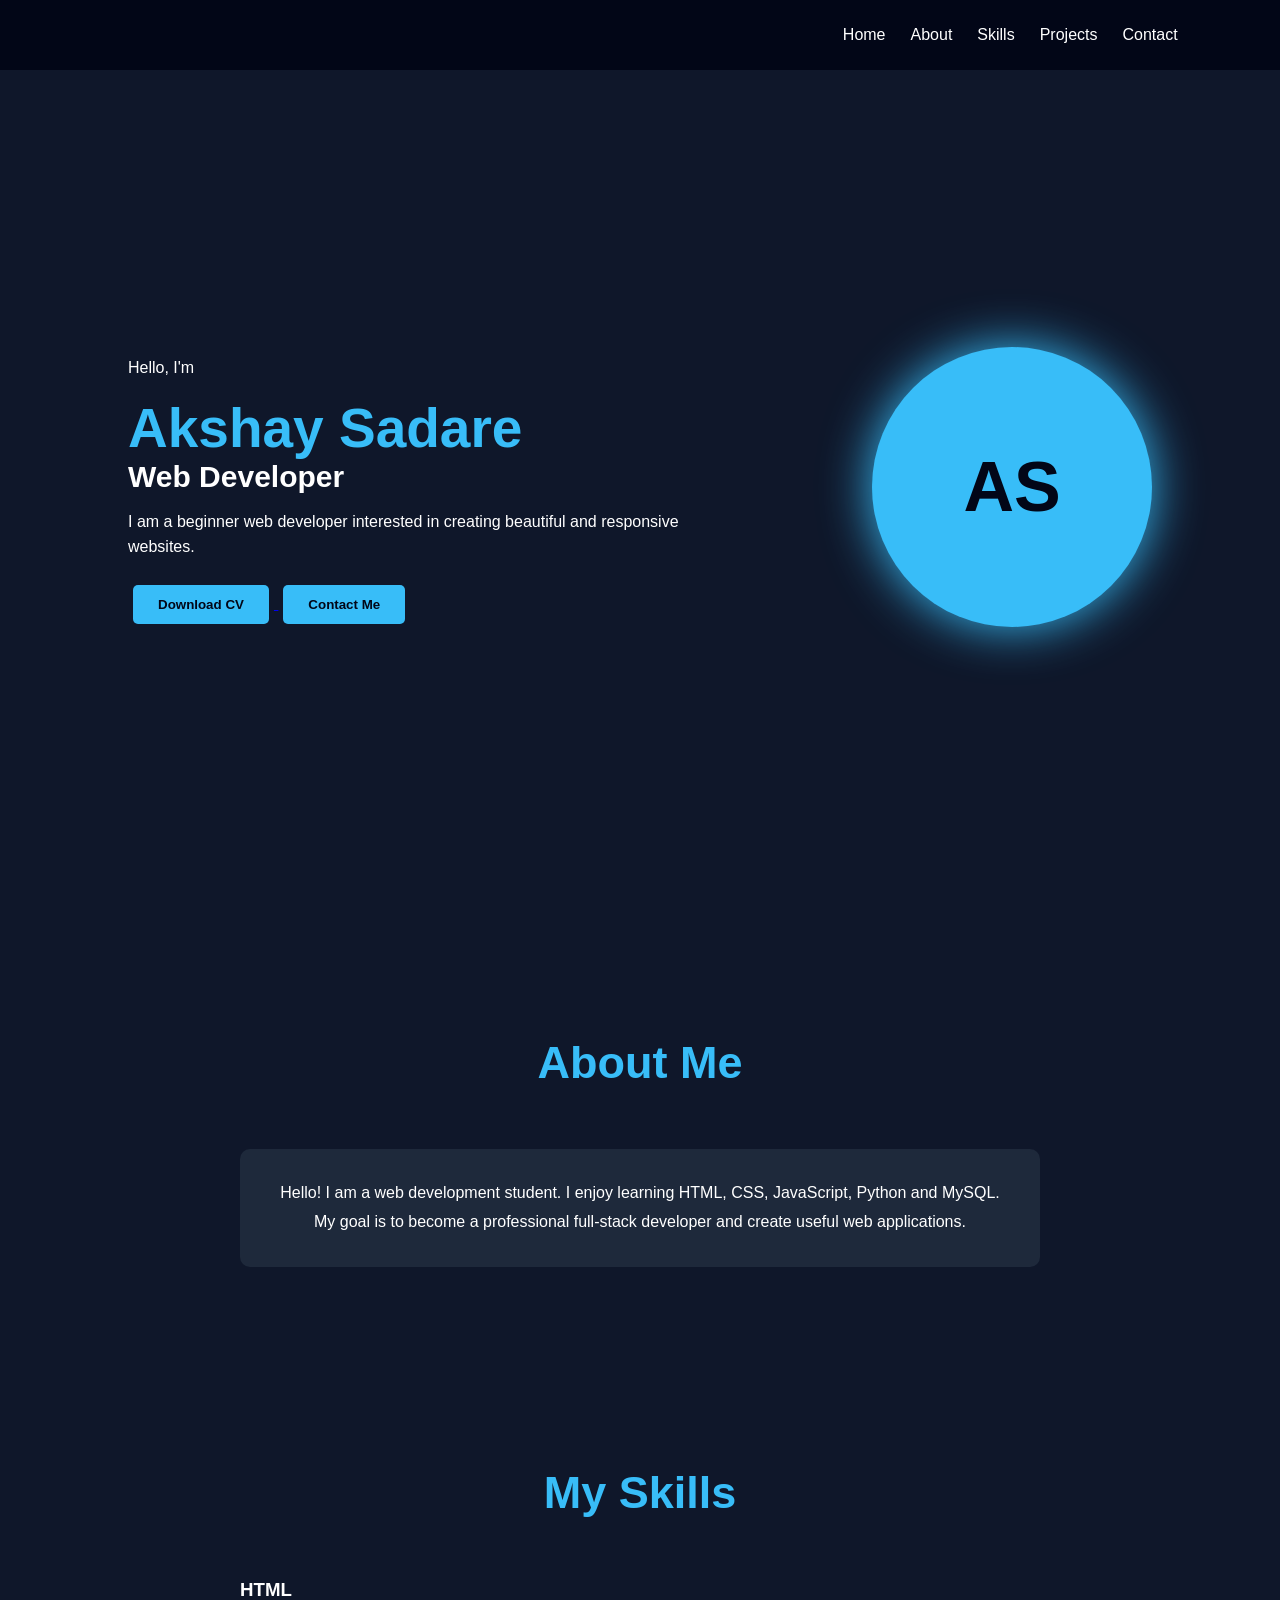
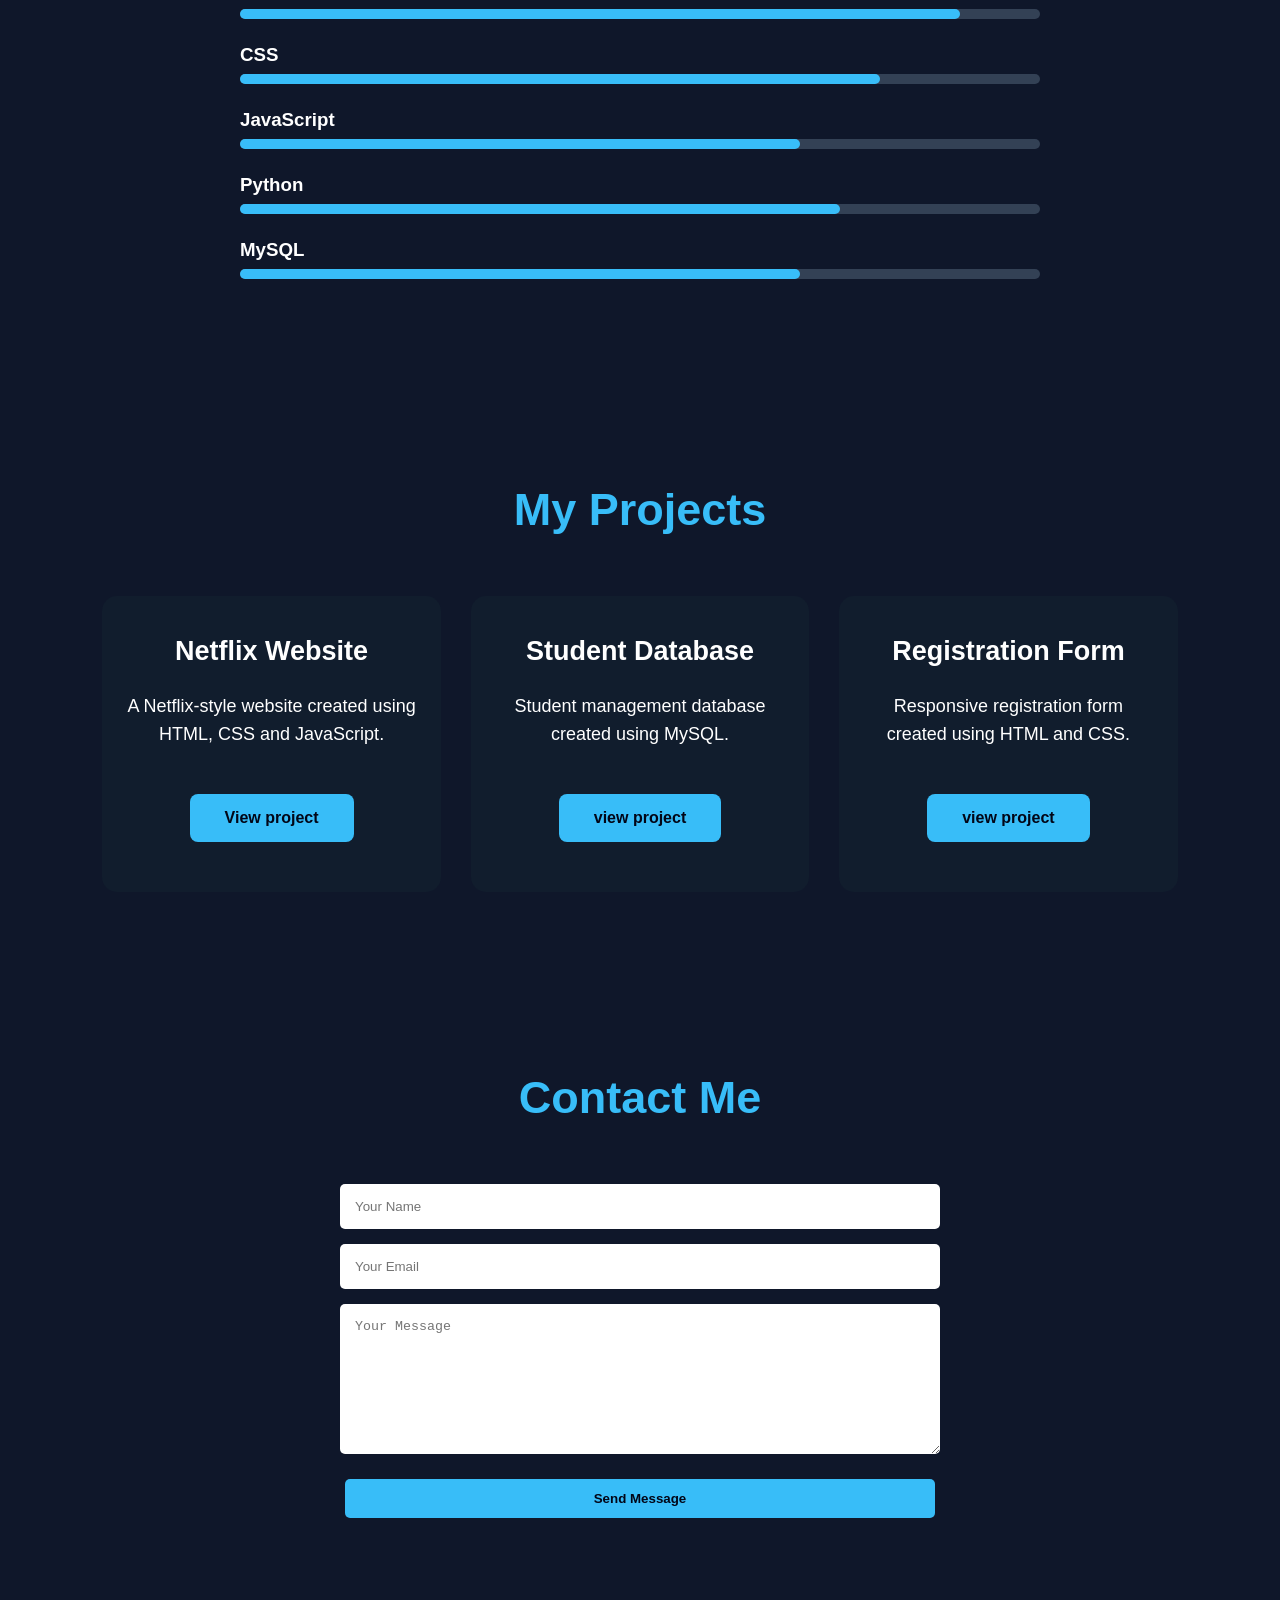
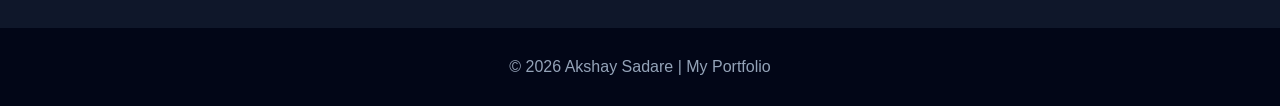
<file: index.html>
<!DOCTYPE html>
<html lang="en">
<head>
    <meta charset="UTF-8">
    <meta name="viewport" content="width=device-width, initial-scale=1.0">
    <title>Portfolio</title>
    <link rel="stylesheet" href="style.css">
    <link rel="icon"  type="image/png" href= "./favicon.png">
   
</head>
<body>
    

    
    
</head>
<body>
    <h1>Welcome to my website!</h1>
</body>
</html>
</head>

<body>

    <!-- Navbar -->
    <header>
        <h2 class="logo"><Portfolio></h2>

        <nav>
            <a href="#home">Home</a>
            <a href="#about">About</a>
            <a href="#skills">Skills</a>
            <a href="#projects">Projects</a>
            <a href="#contact">Contact</a>
        </nav>
    </header>


    <!-- Home -->
    <section id="home" class="home">

        <div class="home-text">
            <p>Hello, I'm</p>

            <h1>Akshay Sadare</h1>

            <h2>Web Developer</h2>

            <p>
                I am a beginner web developer interested in creating
                beautiful and responsive websites.
            </p>

            <a href="Akshay_CV_2026-1.pdf"><button>Download CV</button> </a>
            <button onclick="scrollToContact()">Contact Me</button>
        </div>

        <div class="profile">
            <div class="profile-circle">
                AS
            </div>
        </div>

    </section>


    <!-- About -->
    <section id="about">

        <h2 class="title">About Me</h2>

        <div class="about-box">
            <p>
                Hello! I am a web development student. I enjoy learning
                HTML, CSS, JavaScript, Python and MySQL.

                My goal is to become a professional full-stack developer
                and create useful web applications.
            </p>
        </div>

    </section>


    <!-- Skills -->
    <section id="skills">

        <h2 class="title">My Skills</h2>

        <div class="skills-container">

            <div class="skill">
                <h3>HTML</h3>
                <div class="bar">
                    <span style="width: 90%"></span>
                </div>
            </div>

            <div class="skill">
                <h3>CSS</h3>
                <div class="bar">
                    <span style="width: 80%"></span>
                </div>
            </div>

            <div class="skill">
                <h3>JavaScript</h3>
                <div class="bar">
                    <span style="width: 70%"></span>
                </div>
            </div>

            <div class="skill">
                <h3>Python</h3>
                <div class="bar">
                    <span style="width: 75%"></span>
                </div>
            </div>

            <div class="skill">
                <h3>MySQL</h3>
                <div class="bar">
                    <span style="width: 70%"></span>
                </div>
            </div>

        </div>

    </section>


    <!-- Projects -->
    <section id="projects">

        <h2 class="title">My Projects</h2>

        <div class="project-container">

            <div class="project-card">
                <h3>Netflix Website</h3>
                <p>
                    A Netflix-style website created using HTML,
                    CSS and JavaScript.
                </p>
                <a href="netflix.html"> <button>View project</button></a> 
                   
            </div>

            <div class="project-card">
                <h3>Student Database</h3>
                <p>
                    Student management database created using
                    MySQL.
                </p>
                <a href="./student.html"> <button>view project</button></a>
            </div>

            <div class="project-card">
                <h3>Registration Form</h3>
                <p>
                    Responsive registration form created using
                    HTML and CSS.
                </p>
                <a href="registration.html"><button>view project</button>
                   
                    
                </a>
            </div>

        </div>

    </section>


    <!-- Contact -->
    <section id="contact">

        <h2 class="title">Contact Me</h2>

        <div class="contact-box">

            <input type="text" id="name" placeholder="Your Name">

            <input type="email" id="email" placeholder="Your Email">

            <textarea id="message" placeholder="Your Message"></textarea>

            <button onclick="sendMessage()">Send Message</button>

        </div>

    </section>


    <!-- Footer -->
    <footer>
        <p>© 2026 Akshay Sadare | My Portfolio</p>
    </footer>


    <script src="script.js"></script>

</body>
</html>
</file>
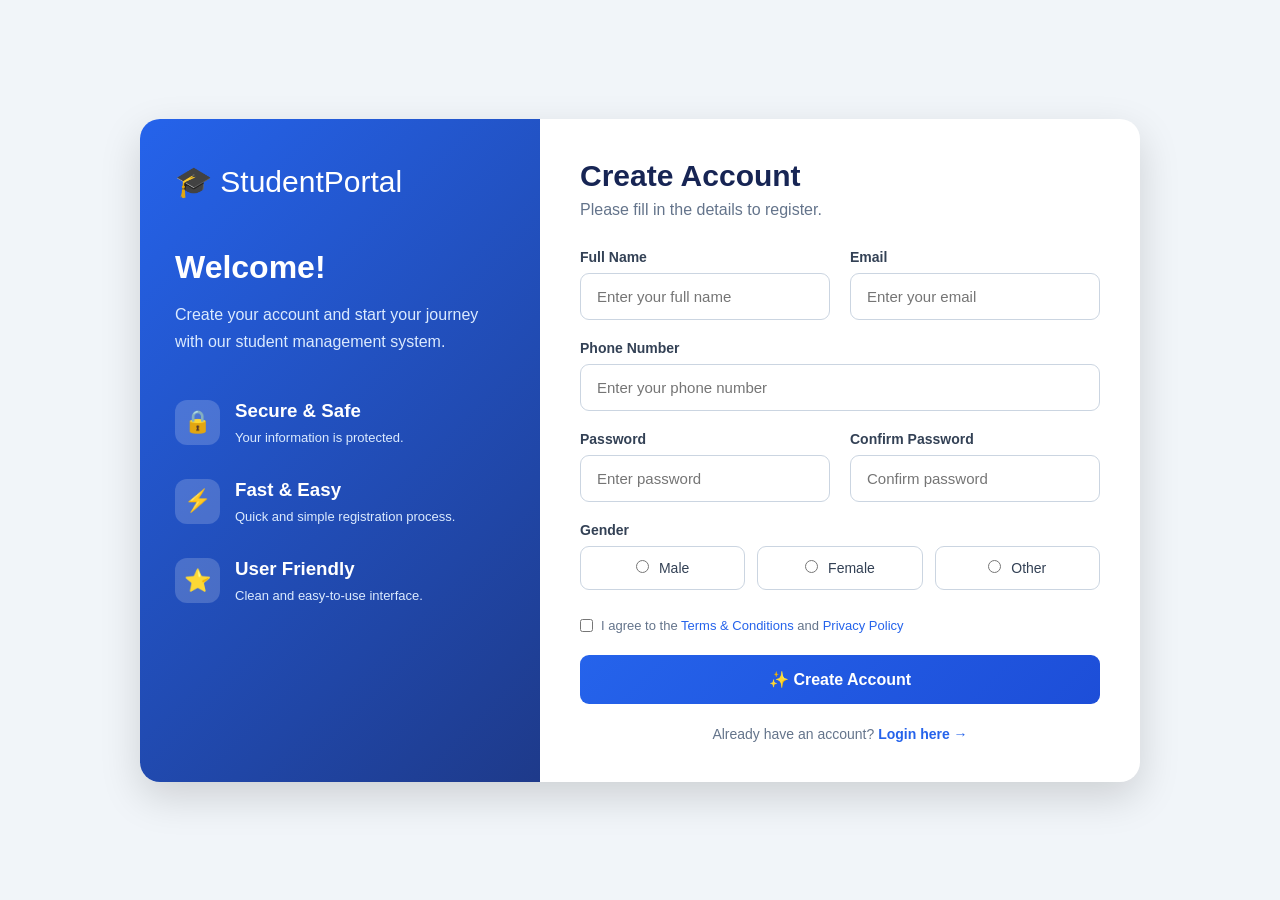
<file: registration.html>
<!DOCTYPE html>
<html lang="en">
<head>
    <meta charset="UTF-8">
    <meta name="viewport" content="width=device-width, initial-scale=1.0">
    <title>Registration Form</title>

    <style>
        * {
            margin: 0;
            padding: 0;
            box-sizing: border-box;
            font-family: Arial, sans-serif;
        }

        body {
            min-height: 100vh;
            background: #f1f5f9;
            display: flex;
            justify-content: center;
            align-items: center;
            padding: 30px;
        }

        .container {
            width: 100%;
            max-width: 1000px;
            display: flex;
            background: white;
            border-radius: 20px;
            overflow: hidden;
            box-shadow: 0 15px 40px rgba(0, 0, 0, 0.15);
        }

        /* LEFT SIDE */

        .left {
            width: 40%;
            background: linear-gradient(135deg, #2563eb, #1e3a8a);
            color: white;
            padding: 45px 35px;
        }

        .logo {
            font-size: 30px;
            margin-bottom: 50px;
        }

        .left h1 {
            font-size: 32px;
            margin-bottom: 15px;
        }

        .left p {
            line-height: 1.7;
            color: #dbeafe;
        }

        .features {
            margin-top: 45px;
        }

        .feature {
            display: flex;
            gap: 15px;
            margin-bottom: 30px;
        }

        .icon {
            width: 45px;
            height: 45px;
            background: rgba(255,255,255,0.18);
            border-radius: 12px;
            display: flex;
            justify-content: center;
            align-items: center;
            font-size: 22px;
        }

        .feature h3 {
            margin-bottom: 5px;
        }

        .feature p {
            font-size: 13px;
        }

        /* RIGHT SIDE */

        .right {
            width: 60%;
            padding: 40px;
        }

        .right h2 {
            font-size: 30px;
            color: #172554;
            margin-bottom: 8px;
        }

        .subtitle {
            color: #64748b;
            margin-bottom: 30px;
        }

        .form-row {
            display: flex;
            gap: 20px;
        }

        .input-box {
            width: 100%;
            margin-bottom: 20px;
        }

        label {
            display: block;
            font-weight: bold;
            color: #334155;
            margin-bottom: 8px;
            font-size: 14px;
        }

        input {
            width: 100%;
            padding: 14px 16px;
            border: 1px solid #cbd5e1;
            border-radius: 9px;
            font-size: 15px;
            outline: none;
            transition: 0.3s;
        }

        input:focus {
            border-color: #2563eb;
            box-shadow: 0 0 0 3px rgba(37,99,235,0.12);
        }

        /* GENDER */

        .gender {
            display: flex;
            gap: 12px;
            margin-bottom: 20px;
        }

        .gender label {
            flex: 1;
            border: 1px solid #cbd5e1;
            padding: 13px;
            border-radius: 9px;
            cursor: pointer;
            text-align: center;
            font-weight: normal;
        }

        .gender input {
            width: auto;
            margin-right: 6px;
        }

        /* TERMS */

        .terms {
            display: flex;
            align-items: center;
            gap: 8px;
            margin-bottom: 22px;
            font-size: 13px;
            color: #64748b;
        }

        .terms input {
            width: auto;
        }

        .terms a {
            color: #2563eb;
            text-decoration: none;
        }

        /* BUTTON */

        .btn {
            width: 100%;
            padding: 15px;
            background: linear-gradient(135deg, #2563eb, #1d4ed8);
            color: white;
            border: none;
            border-radius: 9px;
            font-size: 16px;
            font-weight: bold;
            cursor: pointer;
            transition: 0.3s;
        }

        .btn:hover {
            transform: translateY(-2px);
            box-shadow: 0 8px 20px rgba(37,99,235,0.3);
        }

        .login {
            text-align: center;
            margin-top: 22px;
            color: #64748b;
            font-size: 14px;
        }

        .login a {
            color: #2563eb;
            font-weight: bold;
            text-decoration: none;
        }

        /* RESPONSIVE */

        @media (max-width: 800px) {

            body {
                padding: 15px;
            }

            .container {
                flex-direction: column;
            }

            .left,
            .right {
                width: 100%;
            }

            .left {
                padding: 30px;
            }

            .logo {
                margin-bottom: 25px;
            }

            .features {
                margin-top: 25px;
            }

            .right {
                padding: 30px;
            }
        }

        @media (max-width: 500px) {

            .form-row {
                flex-direction: column;
                gap: 0;
            }

            .gender {
                flex-direction: column;
            }

            .right h2 {
                font-size: 25px;
            }
        }
    </style>
</head>

<body>

    <div class="container">

        <!-- LEFT SECTION -->

        <div class="left">

            <div class="logo">
                🎓 StudentPortal
            </div>

            <h1>Welcome!</h1>

            <p>
                Create your account and start your journey
                with our student management system.
            </p>

            <div class="features">

                <div class="feature">
                    <div class="icon">🔒</div>

                    <div>
                        <h3>Secure & Safe</h3>
                        <p>Your information is protected.</p>
                    </div>
                </div>

                <div class="feature">
                    <div class="icon">⚡</div>

                    <div>
                        <h3>Fast & Easy</h3>
                        <p>Quick and simple registration process.</p>
                    </div>
                </div>

                <div class="feature">
                    <div class="icon">⭐</div>

                    <div>
                        <h3>User Friendly</h3>
                        <p>Clean and easy-to-use interface.</p>
                    </div>
                </div>

            </div>

        </div>


        <!-- RIGHT SECTION -->

        <div class="right">

            <h2>Create Account</h2>

            <p class="subtitle">
                Please fill in the details to register.
            </p>

            <form>

                <!-- NAME + EMAIL -->

                <div class="form-row">

                    <div class="input-box">
                        <label>Full Name</label>
                        <input
                            type="text"
                            placeholder="Enter your full name"
                            required>
                    </div>

                    <div class="input-box">
                        <label>Email</label>
                        <input
                            type="email"
                            placeholder="Enter your email"
                            required>
                    </div>

                </div>


                <!-- PHONE -->

                <div class="input-box">

                    <label>Phone Number</label>

                    <input
                        type="tel"
                        placeholder="Enter your phone number"
                        maxlength="10"
                        required>

                </div>


                <!-- PASSWORD -->

                <div class="form-row">

                    <div class="input-box">

                        <label>Password</label>

                        <input
                            type="password"
                            placeholder="Enter password"
                            required>

                    </div>


                    <div class="input-box">

                        <label>Confirm Password</label>

                        <input
                            type="password"
                            placeholder="Confirm password"
                            required>

                    </div>

                </div>


                <!-- GENDER -->

                <label>Gender</label>

                <div class="gender">

                    <label>
                        <input
                            type="radio"
                            name="gender"
                            value="male"
                            required>
                        Male
                    </label>

                    <label>
                        <input
                            type="radio"
                            name="gender"
                            value="female">
                        Female
                    </label>

                    <label>
                        <input
                            type="radio"
                            name="gender"
                            value="other">
                        Other
                    </label>

                </div>


                <!-- TERMS -->

                <div class="terms">

                    <input
                        type="checkbox"
                        required>

                    <span>
                        I agree to the
                        <a href="#">Terms & Conditions</a>
                        and
                        <a href="#">Privacy Policy</a>
                    </span>

                </div>


                <!-- BUTTON -->

                <button class="btn" type="submit">
                    ✨ Create Account
                </button>

            </form>


            <div class="login">
                Already have an account?
                <a href="#">Login here →</a>
            </div>

        </div>

    </div>

</body>
</html>
</file>
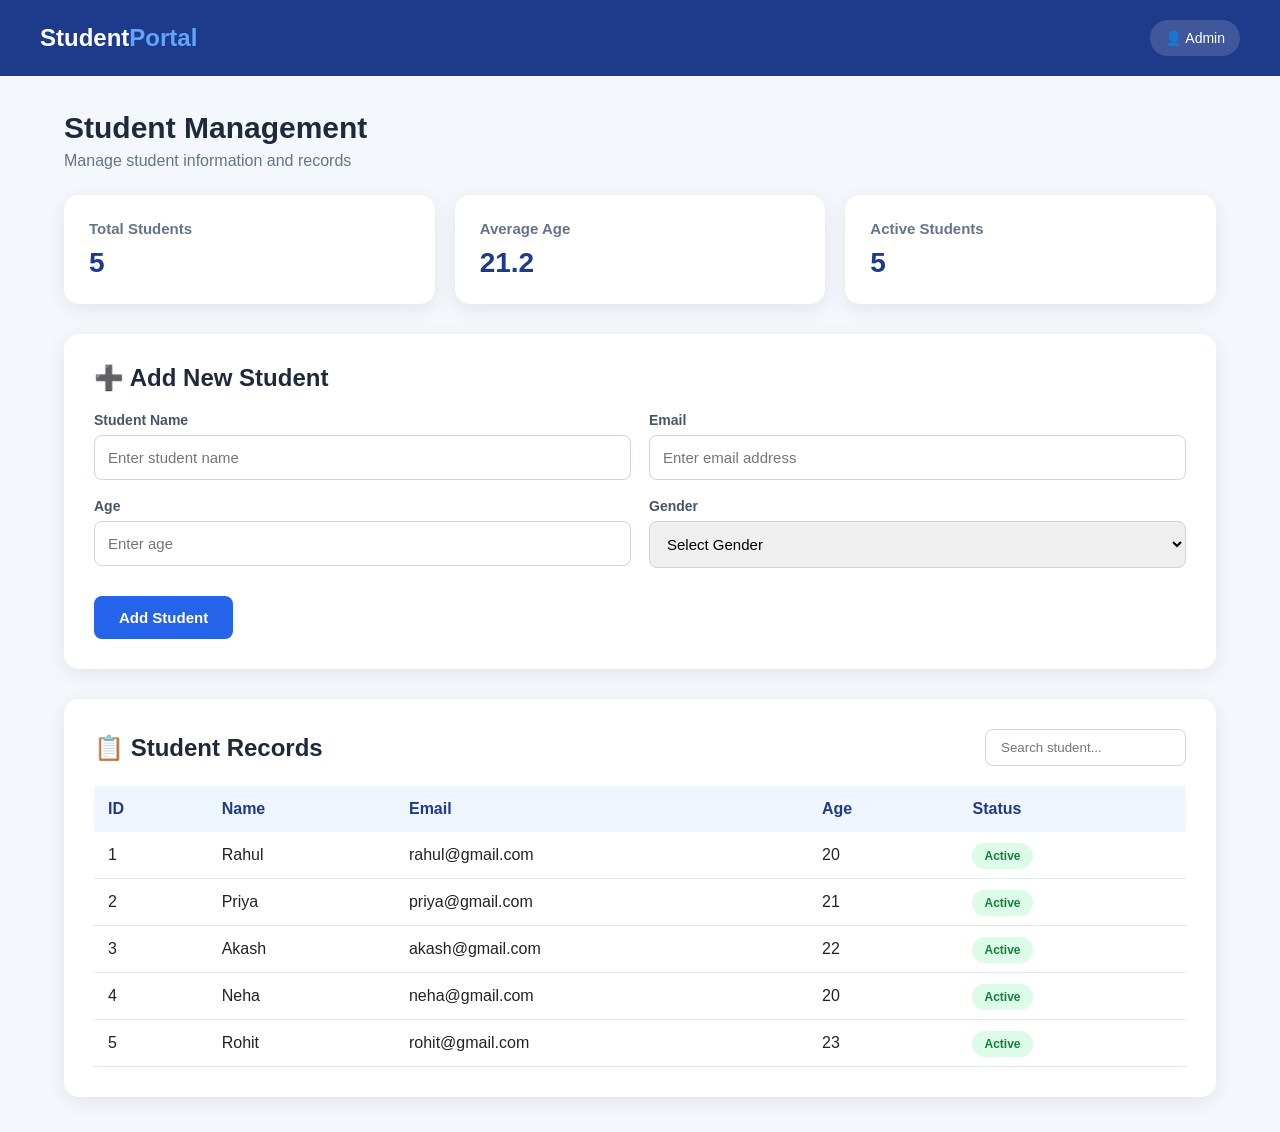
<file: student.html>
<!DOCTYPE html>
<html lang="en">
<head>
    <meta charset="UTF-8">
    <meta name="viewport" content="width=device-width, initial-scale=1.0">

    <title>Student Management System</title>

    <style>
        * {
            margin: 0;
            padding: 0;
            box-sizing: border-box;
            font-family: Arial, sans-serif;
        }

        body {
            background: #f4f7fb;
            color: #222;
        }

        /* Header */
        .header {
            background: #1e3a8a;
            color: white;
            padding: 20px 40px;
            display: flex;
            justify-content: space-between;
            align-items: center;
        }

        .logo {
            font-size: 24px;
            font-weight: bold;
        }

        .logo span {
            color: #60a5fa;
        }

        .admin {
            font-size: 14px;
            background: rgba(255,255,255,0.15);
            padding: 10px 15px;
            border-radius: 20px;
        }

        /* Main */
        .container {
            width: 90%;
            max-width: 1200px;
            margin: 35px auto;
        }

        .title {
            margin-bottom: 25px;
        }

        .title h1 {
            font-size: 30px;
            color: #1e293b;
        }

        .title p {
            color: #64748b;
            margin-top: 7px;
        }

        /* Cards */
        .cards {
            display: grid;
            grid-template-columns: repeat(3, 1fr);
            gap: 20px;
            margin-bottom: 30px;
        }

        .card {
            background: white;
            padding: 25px;
            border-radius: 15px;
            box-shadow: 0 5px 20px rgba(0,0,0,0.08);
        }

        .card h3 {
            color: #64748b;
            font-size: 15px;
            margin-bottom: 10px;
        }

        .card h2 {
            font-size: 28px;
            color: #1e3a8a;
        }

        /* Form */
        .form-box {
            background: white;
            padding: 30px;
            border-radius: 15px;
            box-shadow: 0 5px 20px rgba(0,0,0,0.08);
            margin-bottom: 30px;
        }

        .form-box h2 {
            margin-bottom: 20px;
            color: #1e293b;
        }

        .form {
            display: grid;
            grid-template-columns: repeat(2, 1fr);
            gap: 18px;
        }

        .input-box label {
            display: block;
            margin-bottom: 7px;
            font-size: 14px;
            font-weight: bold;
            color: #475569;
        }

        .input-box input,
        .input-box select {
            width: 100%;
            padding: 13px;
            border: 1px solid #cbd5e1;
            border-radius: 8px;
            outline: none;
            font-size: 15px;
        }

        .input-box input:focus,
        .input-box select:focus {
            border-color: #2563eb;
        }

        .btn {
            margin-top: 10px;
            padding: 13px 25px;
            background: #2563eb;
            color: white;
            border: none;
            border-radius: 8px;
            cursor: pointer;
            font-size: 15px;
            font-weight: bold;
        }

        .btn:hover {
            background: #1d4ed8;
        }

        /* Table */
        .table-box {
            background: white;
            padding: 30px;
            border-radius: 15px;
            box-shadow: 0 5px 20px rgba(0,0,0,0.08);
            overflow-x: auto;
        }

        .table-header {
            display: flex;
            justify-content: space-between;
            align-items: center;
            margin-bottom: 20px;
        }

        .table-header h2 {
            color: #1e293b;
        }

        .search {
            padding: 10px 15px;
            border: 1px solid #cbd5e1;
            border-radius: 8px;
            outline: none;
        }

        table {
            width: 100%;
            border-collapse: collapse;
        }

        th {
            background: #eff6ff;
            color: #1e3a8a;
            padding: 14px;
            text-align: left;
        }

        td {
            padding: 14px;
            border-bottom: 1px solid #e2e8f0;
        }

        tr:hover {
            background: #f8fafc;
        }

        .status {
            background: #dcfce7;
            color: #15803d;
            padding: 6px 12px;
            border-radius: 20px;
            font-size: 12px;
            font-weight: bold;
        }

        /* Responsive */
        @media (max-width: 768px) {
            .header {
                padding: 18px 20px;
            }

            .cards {
                grid-template-columns: 1fr;
            }

            .form {
                grid-template-columns: 1fr;
            }

            .container {
                width: 94%;
            }

            .table-header {
                flex-direction: column;
                align-items: flex-start;
                gap: 15px;
            }

            .search {
                width: 100%;
            }
        }
    </style>
</head>

<body>

    <!-- Header -->
    <header class="header">
        <div class="logo">
            Student<span>Portal</span>
        </div>

        <div class="admin">
            👤 Admin
        </div>
    </header>


    <main class="container">

        <!-- Title -->
        <div class="title">
            <h1>Student Management</h1>
            <p>Manage student information and records</p>
        </div>


        <!-- Dashboard Cards -->
        <div class="cards">

            <div class="card">
                <h3>Total Students</h3>
                <h2>5</h2>
            </div>

            <div class="card">
                <h3>Average Age</h3>
                <h2>21.2</h2>
            </div>

            <div class="card">
                <h3>Active Students</h3>
                <h2>5</h2>
            </div>

        </div>


        <!-- Registration Form -->
        <div class="form-box">

            <h2>➕ Add New Student</h2>

            <form class="form">

                <div class="input-box">
                    <label>Student Name</label>
                    <input type="text" placeholder="Enter student name">
                </div>

                <div class="input-box">
                    <label>Email</label>
                    <input type="email" placeholder="Enter email address">
                </div>

                <div class="input-box">
                    <label>Age</label>
                    <input type="number" placeholder="Enter age">
                </div>

                <div class="input-box">
                    <label>Gender</label>
                    <select>
                        <option>Select Gender</option>
                        <option>Male</option>
                        <option>Female</option>
                    </select>
                </div>

                <div>
                    <button class="btn" type="submit">
                        Add Student
                    </button>
                </div>

            </form>

        </div>


        <!-- Student Table -->
        <div class="table-box">

            <div class="table-header">
                <h2>📋 Student Records</h2>

                <input
                    class="search"
                    type="text"
                    placeholder="Search student..."
                >
            </div>


            <table>

                <thead>
                    <tr>
                        <th>ID</th>
                        <th>Name</th>
                        <th>Email</th>
                        <th>Age</th>
                        <th>Status</th>
                    </tr>
                </thead>

                <tbody>

                    <tr>
                        <td>1</td>
                        <td>Rahul</td>
                        <td>rahul@gmail.com</td>
                        <td>20</td>
                        <td><span class="status">Active</span></td>
                    </tr>

                    <tr>
                        <td>2</td>
                        <td>Priya</td>
                        <td>priya@gmail.com</td>
                        <td>21</td>
                        <td><span class="status">Active</span></td>
                    </tr>

                    <tr>
                        <td>3</td>
                        <td>Akash</td>
                        <td>akash@gmail.com</td>
                        <td>22</td>
                        <td><span class="status">Active</span></td>
                    </tr>

                    <tr>
                        <td>4</td>
                        <td>Neha</td>
                        <td>neha@gmail.com</td>
                        <td>20</td>
                        <td><span class="status">Active</span></td>
                    </tr>

                    <tr>
                        <td>5</td>
                        <td>Rohit</td>
                        <td>rohit@gmail.com</td>
                        <td>23</td>
                        <td><span class="status">Active</span></td>
                    </tr>

                </tbody>

            </table>

        </div>

    </main>

</body>
</html>
</file>
<file: style.css>
* {
    margin: 0;
    padding: 0;
    box-sizing: border-box;
    scroll-behavior: smooth;
}

body {
    font-family: Arial, sans-serif;
    background: #0f172a;
    color: white;
}

/* Navbar */

header {
    position: fixed;
    top: 0;
    width: 100%;
    height: 70px;

    display: flex;
    align-items: center;
    justify-content: space-between;

    padding: 0 8%;

    background: #020617;
    z-index: 1000;
}

.logo {
    color: #38bdf8;
}

nav {
    display: flex;
    gap: 25px;
}

nav a {
    color: white;
    text-decoration: none;
}

nav a:hover {
    color: #38bdf8;
}


/* Home */

.home {
    min-height: 100vh;

    display: flex;
    align-items: center;
    justify-content: space-between;

    padding: 100px 10%;
}

.home-text {
    max-width: 600px;
}

.home-text p {
    margin: 15px 0;
    line-height: 1.6;
}

.home-text h1 {
    font-size: 55px;
    color: #38bdf8;
}

.home-text h2 {
    font-size: 30px;
}

button {
    border: none;
    padding: 12px 25px;
    margin: 10px 5px;

    background: #38bdf8;
    color: #020617;

    border-radius: 5px;
    cursor: pointer;

    font-weight: bold;
}

button:hover {
    transform: scale(1.05);
}


/* Profile */

.profile-circle {
    width: 280px;
    height: 280px;

    border-radius: 50%;

    display: flex;
    align-items: center;
    justify-content: center;

    background: #38bdf8;

    color: #020617;

    font-size: 70px;
    font-weight: bold;

    box-shadow: 0 0 50px #38bdf8;
}


/* Sections */

section {
    padding: 100px 10%;
}

.title {
    text-align: center;
    color: #38bdf8;
    font-size: 35px;
    margin-bottom: 50px;
}


/* About */

.about-box {
    max-width: 800px;
    margin: auto;

    background: #1e293b;

    padding: 30px;

    border-radius: 10px;

    line-height: 1.8;

    text-align: center;
}


/* Skills */

.skills-container {
    max-width: 800px;
    margin: auto;
}

.skill {
    margin-bottom: 25px;
}

.bar {
    height: 10px;
    background: #334155;
    border-radius: 10px;
    margin-top: 8px;
}

.bar span {
    display: block;
    height: 100%;
    background: #38bdf8;
    border-radius: 10px;
}


/* Projects */
#projects {
    padding: 80px 8%;
    text-align: center;
}

.title {
    font-size: 45px;
    margin-bottom: 60px;
}

.project-container {
    display: flex;
    justify-content: center;
    gap: 25px;
    gap: 30px;
    align-items: stretch;
}

.project-card {
    width: 30%;
    padding: 40px 25px;
    border-radius: 15px;
    background: #111d2d;
    box-sizing: border-box;
    display: flex;
    flex-direction: column;
    flex: 1;
}

.project-card h3 {
    font-size: 27px;
    margin-bottom: 25px;
}

.project-card p {
    font-size: 18px;
    line-height: 1.6;
    margin-bottom: 25px;
}
.project-card a{
    margin-top: auto;
}

.project-card button {
    padding: 15px 35px;
    border: none;
    border-radius: 8px;
    font-size: 16px;
    cursor: pointer;
    margin-top: 20px;
}


/* Contact */

.contact-box {
    max-width: 600px;
    margin: auto;

    display: flex;
    flex-direction: column;
}

.contact-box input,
.contact-box textarea {
    padding: 15px;

    margin-bottom: 15px;

    border: none;
    border-radius: 5px;

    outline: none;
}

.contact-box textarea {
    height: 150px;
}


/* Footer */

footer {
    background: #020617;

    text-align: center;

    padding: 30px;

    color: #94a3b8;
}


/* Mobile */

@media (max-width: 768px) {

    header {
        padding: 0 20px;
    }

    nav {
        display: none;
    }

    .home {
        flex-direction: column;
        text-align: center;
        gap: 50px;
    }

    .home-text h1 {
        font-size: 40px;
    }

    .profile-circle {
        width: 200px;
        height: 200px;
        font-size: 50px;
    }
}
</file>
